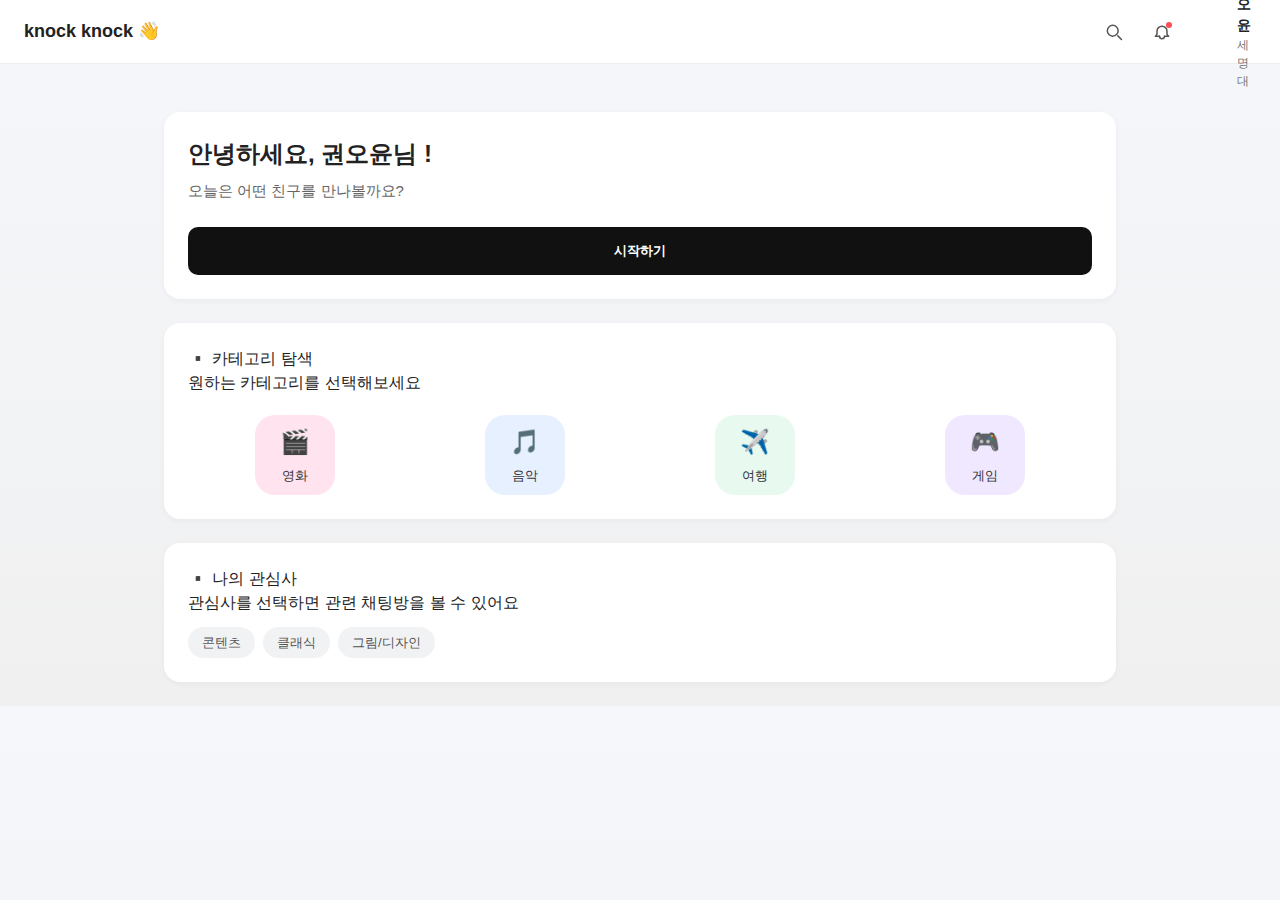
<file: index.html>
<!DOCTYPE html>
<html lang="ko">
<head>
    <meta charset="UTF-8">
    <meta name="viewport" content="width=device-width, initial-scale=1.0">
    <title>CAPSTON</title>

    <link rel="stylesheet" href="css/main.css">
</head>
<body>

    <header class="header">
        <div class="logo">knock knock 👋</div>

        <div class="header-right">

            <div class="icon-group">

                <div class="header-icon" title="검색">
                    <svg xmlns="http://www.w3.org/2000/svg" fill="none"
                            viewBox="0 0 24 24" stroke-width="1.8">
                        <path stroke-linecap="round" stroke-linejoin="round"
                                d="m21 21-4.35-4.35M17 10.5a6.5 6.5 0 1 1-13 0 6.5 6.5 0 0 1 13 0z"/>
                    </svg>
                </div>

                <div class="header-icon" style="position: relative;" title="알림">
                    <svg xmlns="http://www.w3.org/2000/svg" fill="none"
                            viewBox="0 0 24 24" stroke-width="1.8">
                        <path stroke-linecap="round" stroke-linejoin="round"
                                d="M15 17h5l-1.4-1.4A2 2 0 0 1 18 14.2V11a6 6 0 1 0-12 0v3.2a2 2 0 0 1-.6 1.4L4 17h5"/>
                        <path stroke-linecap="round" stroke-linejoin="round"
                                d="M9 17a3 3 0 0 0 6 0"/>
                    </svg>
                    <span class="alarm-dot"></span>
                </div>

            </div>

            <div class="profile" title="마이페이지">
                <svg xmlns="http://www.w3.org/2000/svg" fill="none"
                        viewBox="0 0 24 24" stroke-width="1.8">
                    <path stroke-linecap="round" stroke-linejoin="round"
                            d="M15.75 6a3.75 3.75 0 1 1-7.5 0
                                3.75 3.75 0 0 1 7.5 0z"/>
                    <path stroke-linecap="round" stroke-linejoin="round"
                            d="M4.5 20.25a7.5 7.5 0 0 1 15 0"/>
                </svg>

                <div>
                    <div class="profile-name">권오윤</div>
                    <div class="profile-school">세명대</div>
                </div>
            </div>

        </div>
    </header>

    <main class="container">

        <section class="card">
            <div class="greeting">
                <h1>안녕하세요, 권오윤님 !</h1>
                <p>오늘은 어떤 친구를 만나볼까요?</p>
            </div>

            <button class="primary-btn">시작하기</button>
        </section>

        <section class="card">
            <div class="card-title">▪️ 카테고리 탐색</div>
            <p class="card-desc">원하는 카테고리를 선택해보세요</p>

            <div class="category-row">

                <div class="category-box cat-pink">
                    🎬
                    <span>영화</span>
                </div>

                <div class="category-box cat-blue">
                    🎵
                    <span>음악</span>
                </div>

                <div class="category-box cat-green">
                    ✈️
                    <span>여행</span>
                </div>

                <div class="category-box cat-purple category-clickable"
                        onclick="location.href='game.html'">
                    🎮
                    <span>게임</span>
                </div>

            </div>
        </section>

        <section class="card">
            <div class="card-title">▪️ 나의 관심사</div>
            <p class="card-desc">관심사를 선택하면 관련 채팅방을 볼 수 있어요</p>

            <div class="tag-row">
                <span class="tag">콘텐츠</span>
                <span class="tag">클래식</span>
                <span class="tag">그림/디자인</span>
            </div>
        </section>

    </main>

</body>
</html>
</file>
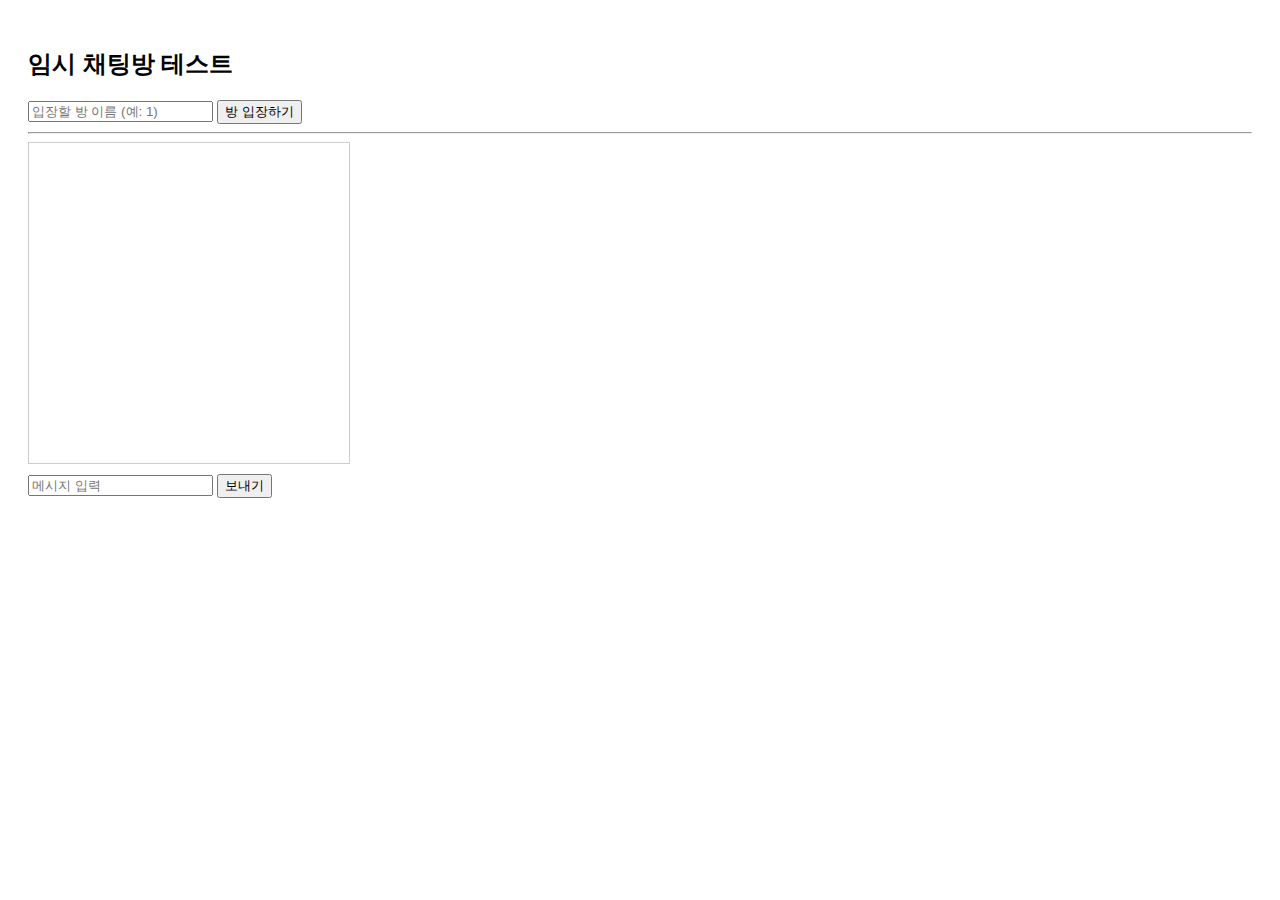
<file: test.html>
<!DOCTYPE html>
<html lang="ko">
<head>
    <meta charset="UTF-8">
    <title>knock knock 채팅 테스트</title>
    <script src="https://cdn.socket.io/4.7.2/socket.io.min.js"></script>
    <style>
        body { font-family: sans-serif; padding: 20px; }
        #chat-box { width: 300px; height: 300px; border: 1px solid #ccc; overflow-y: scroll; margin-bottom: 10px; padding: 10px; }
    </style>
</head>
<body>
    <h2>임시 채팅방 테스트</h2>
    
    <div>
        <input type="text" id="roomInput" placeholder="입장할 방 이름 (예: 1)">
        <button onclick="joinRoom()">방 입장하기</button>
    </div>
    <hr>

    <div id="chat-box"></div>
    
    <div>
        <input type="text" id="messageInput" placeholder="메시지 입력">
        <button onclick="sendMessage()">보내기</button>
    </div>

    <script>
        // 1. 방금 켠 내 컴퓨터의 5000번 포트 서버로 연결!
        const socket = io("http://localhost:5000");

        let currentRoom = "";

        // 방 입장하기 함수
        function joinRoom() {
            const room = document.getElementById('roomInput').value;
            if(room) {
                currentRoom = room;
                socket.emit('join_room', currentRoom);
                alert(`[${currentRoom}] 방에 입장했습니다!`);
            }
        }

        // 메시지 보내기 함수
        function sendMessage() {
            const message = document.getElementById('messageInput').value;
            if (message && currentRoom) {
                const data = {
                    room: currentRoom,
                    message: message
                };
                // 서버로 메시지 전송
                socket.emit('send_message', data);
                
                // 내가 보낸 메시지도 화면에 표시
                displayMessage(`나: ${message}`);
                document.getElementById('messageInput').value = ""; // 입력창 비우기
            } else {
                alert("먼저 방에 입장하시고 메시지를 입력해주세요.");
            }
        }

        // 서버에서 다른 사람의 메시지를 받았을 때
        socket.on('receive_message', (data) => {
            displayMessage(`상대방: ${data.message}`);
        });

        // 화면에 메시지 띄워주는 함수
        function displayMessage(msg) {
            const chatBox = document.getElementById('chat-box');
            const p = document.createElement('p');
            p.innerText = msg;
            chatBox.appendChild(p);
            chatBox.scrollTop = chatBox.scrollHeight; // 스크롤 맨 아래로
        }
    </script>
</body>
</html>
</file>
<file: css/main.css>
/* =========================
   Reset / Base
========================= */
* {
    box-sizing: border-box;
    margin: 0;
    padding: 0;
    font-family: "Apple SD Gothic Neo", "Noto Sans KR", sans-serif;
}

body {
    background: #f5f7fb;
    background: linear-gradient(180deg, #f5f7fb 0%, #f0f0f0 100%);
    color: #222;
    line-height: 1.5;
}

/* =========================
Header
========================= */
.header {
    height: 64px;
    background: #fff;
    border-bottom: 1px solid #eee;
    padding: 0 24px;
    display: flex;
    justify-content: space-between;
    align-items: center;
    position: sticky;
    top: 0;
    z-index: 100;
}

.logo {
    font-weight: 800;
    font-size: 18px;
    cursor: pointer;
}

.header-right {
    display: flex;
    align-items: center;
    gap: 24px;
}

.icon-group {
    display: flex;
    align-items: center;
    gap: 12px;
}

.header-icon {
    width: 36px;
    height: 36px;
    border-radius: 10px;
    display: flex;
    align-items: center;
    justify-content: center;
    cursor: pointer;
    position: relative;
}

.header-icon:hover {
    background: #f3f3f3;
}

.header-icon svg {
    width: 20px;
    height: 20px;
    stroke: #555;
}

.alarm-dot {
    position: absolute;
    top: 8px;
    right: 8px;
    width: 6px;
    height: 6px;
    background: #ff4d4f;
    border-radius: 50%;
}

.profile {
    display: flex;
    align-items: center;
    gap: 10px;
    cursor: pointer;
}

.profile-name {
    font-size: 14px;
    font-weight: 800;
}

.profile-school {
    font-size: 12px;
    color: #777;
}

/* =========================
   Container / Cards
========================= */
.container {
    max-width: 1000px;
    margin: 0 auto;
    padding: 24px;
}

.card {
    background: #fff;
    border-radius: 16px;
    padding: 24px;
    margin-top: 24px;
    box-shadow: 0 2px 6px rgba(0, 0, 0, 0.04);
}

.greeting h1 {
    font-size: 24px;
    margin-bottom: 8px;
}

.greeting p {
    font-size: 15px;
    color: #666;
    margin-bottom: 24px;
}

.primary-btn {
    width: 100%;
    height: 48px;
    background: #111;
    color: #fff;
    border: none;
    border-radius: 10px;
    font-weight: 700;
    cursor: pointer;
    transition: all 0.2s;
}

.primary-btn:hover {
    background: #333;
    transform: translateY(-1px);
}

/* Category Grid */
.category-row {
    display: flex;
    justify-content: space-around;
    gap: 16px;
    margin-top: 20px;
}

.category-box {
    width: 80px;
    height: 80px;
    border-radius: 20px;
    display: flex;
    flex-direction: column;
    align-items: center;
    justify-content: center;
    font-size: 24px;
    cursor: pointer;
}

.category-box span {
    font-size: 13px;
    margin-top: 6px;
    color: #333;
}

.cat-pink { background: #ffe4f0; }
.cat-blue { background: #e7f0ff; }
.cat-green { background: #e8f9f0; }
.cat-purple { background: #f0e8ff; }

/* Tag Row */
.tag-row {
    display: flex;
    gap: 8px;
    flex-wrap: wrap;
    margin-top: 12px;
}

.tag {
    background: #f1f2f4;
    padding: 6px 14px;
    border-radius: 20px;
    font-size: 13px;
    color: #555;
}

/* responsive */
/* =========================
   Responsive Upgrade (반응형 최적화)
========================= */

/* 1. 태블릿 및 작은 모니터 (1024px 이하) */
@media (max-width: 1024px) {
    .container, .wrap {
        max-width: 100%;
        padding: 16px;
    }
    
    /* 사이드바를 아래로 내리고 메인을 넓게 */
    .grid {
        grid-template-columns: 1fr 1fr; /* 사이드바 300px 제거 */
    }
}

/* 2. 모바일 일반 (768px 이하) */
@media (max-width: 768px) {
    .header {
        padding: 0 16px;
    }
    
    .profile-name, .profile-school {
        display: none; /* 모바일에선 이름 숨기고 아이콘만 */
    }

    .grid {
        grid-template-columns: 1fr; /* 모든 카드를 한 줄로 세로 정렬 */
    }

    .list-grid {
        grid-template-columns: 1fr; /* 하단 모임 리스트도 한 줄로 */
    }

    .list-section {
        grid-column: span 1;
    }

    .feature {
        height: 250px; /* 이미지 카드 높이 축소 */
    }
}

/* 3. 초소형 모바일 (480px 이하) */
@media (max-width: 480px) {
    .category-row {
        display: grid;
        grid-template-columns: repeat(3, 1fr); /* 아이콘 3개씩 배치 */
        gap: 10px;
    }

    .category-box {
        width: 100%; /* 너비 꽉 차게 */
        height: 70px;
        font-size: 20px;
    }

    .top-tabs {
        overflow-x: auto; /* 탭이 많으면 옆으로 스크롤 가능하게 */
        white-space: nowrap;
        padding-bottom: 8px;
    }

    .pill {
        padding: 8px 16px;
        font-size: 13px;
    }
}

/* =========================
   Game Page - 시안 완벽 재현
========================= */
.wrap {
    max-width: 1100px;
    margin: 0 auto;
    padding: 20px 24px 100px;
}

/* 상단 탭 알약 버튼 */
.top-tabs {
    display: flex;
    gap: 12px;
    margin: 20px 0;
}

.pill {
    padding: 12px 28px;
    border-radius: 50px;
    border: 1px solid #e0e0e0;
    background: #fff;
    font-size: 15px;
    font-weight: 700;
    color: #444;
    cursor: pointer;
    transition: 0.2s;
}

.pill.active {
    background: #d04a4a;
    color: #fff;
    border-color: #d04a4a;
    box-shadow: 0 4px 15px rgba(208, 74, 74, 0.3);
}

/* 필터 메뉴 */
.subtabs {
    display: flex;
    gap: 15px;
    margin-bottom: 30px;
    font-size: 17px;
    font-weight: 800;
}

.subtabs a {
    text-decoration: none;
    color: #333;
}

.subtabs a.active {
    color: #d04a4a;
}

/* 메인 그리드 레이아웃 */
.panel {
    background: #fff;
    border-radius: 24px;
    padding: 30px;
    box-shadow: 0 10px 40px rgba(0,0,0,0.05);
}

.grid {
    display: grid;
    grid-template-columns: 1fr 1fr 300px; /* 메인 2칸 + 사이드바 1칸 */
    gap: 30px;
}

/* 큰 이미지 카드 스타일 */
.feature {
    height: 350px;
    border-radius: 20px;
    position: relative;
    overflow: hidden;
}

.feature img {
    width: 100%;
    height: 100%;
    object-fit: cover;
}

.feature .overlay {
    position: absolute;
    inset: 0;
    background: linear-gradient(to top, rgba(0,0,0,0.8) 0%, rgba(0,0,0,0) 60%);
    display: flex;
    flex-direction: column;
    justify-content: flex-end;
    padding: 25px;
    color: #fff;
}

.feature .title {
    font-size: 24px;
    font-weight: 900;
    margin-bottom: 8px;
}

.feature .actions {
    display: flex;
    gap: 8px;
    margin-top: 15px;
}

/* 버튼 공통 */
.btn {
    flex: 1;
    height: 40px;
    border-radius: 8px;
    border: none;
    font-weight: 800;
    cursor: pointer;
}

.btn.primary { background: #d04a4a; color: #fff; }
.btn.ghost { background: rgba(255,255,255,0.3); color: #fff; backdrop-filter: blur(10px); }

/* 하단 전체 모임 보기 (2열 정렬) */
.list-section {
    grid-column: span 2; /* 사이드바 제외하고 2칸 차지 */
}

.list-grid {
    display: grid;
    grid-template-columns: 1fr 1fr; /* 여기서 2열로 갈라짐 */
    gap: 20px;
    margin-top: 20px;
}

/* 모임 한 줄 스타일 */
.row {
    display: flex;
    align-items: center;
    justify-content: space-between;
    padding: 15px 0;
    border-bottom: 1px solid #f0f0f0;
}

.row-left { display: flex; align-items: center; gap: 12px; }
.avatar { width: 40px; height: 40px; border-radius: 10px; overflow: hidden; background: #eee; }
.avatar img { width: 100%; height: 100%; object-fit: cover; }

.row-title { font-weight: 800; font-size: 14px; margin-bottom: 2px; }
.row-sub { font-size: 11px; color: #999; }

/* 우측 사이드바 카드 */
.side-card {
    background: #fcfcfc;
    border: 1px solid #eee;
    border-radius: 16px;
    padding: 15px;
}

.join-sm {
    background: #d04a4a;
    color: #fff;
    border: none;
    padding: 6px 12px;
    border-radius: 6px;
    font-weight: 800;
    font-size: 12px;
    cursor: pointer;
}
</file>
